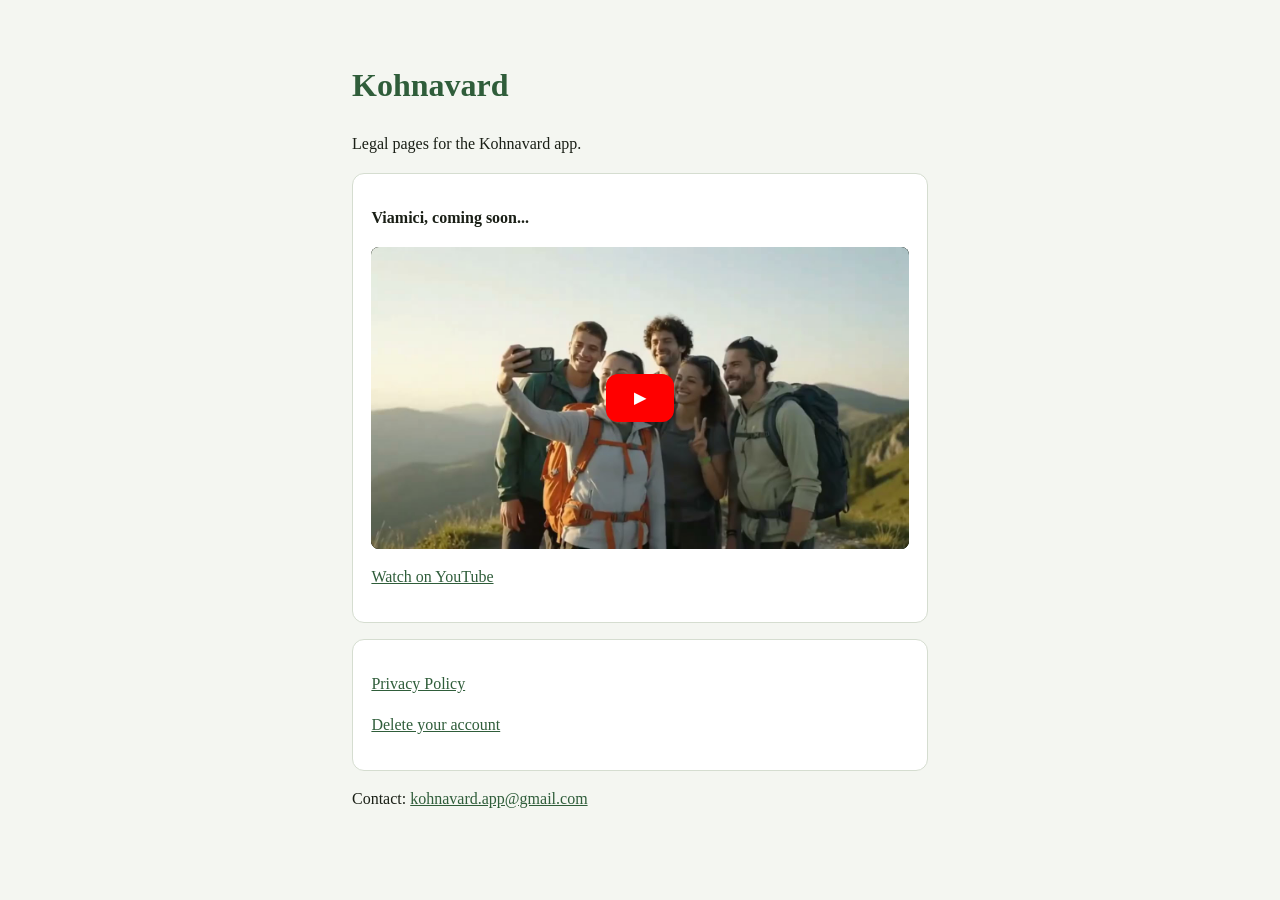
<file: index.html>
<!DOCTYPE html>
<html lang="en">
  <head>
    <meta charset="utf-8" />
    <meta name="viewport" content="width=device-width, initial-scale=1" />
    <title>Kohnavard — Legal</title>
    <style>
      body {
        margin: 0;
        font-family: Georgia, "Times New Roman", serif;
        background: #f4f6f1;
        color: #1a1f16;
        line-height: 1.55;
      }
      main {
        max-width: 36rem;
        margin: 0 auto;
        padding: 2.5rem 1.25rem 4rem;
      }
      h1 {
        color: #2f5d3a;
      }
      a {
        color: #2f5d3a;
      }
      .card {
        background: #fff;
        border: 1px solid #d5ddd0;
        border-radius: 12px;
        padding: 1rem 1.15rem;
        margin: 1rem 0;
      }
      .video-wrap {
        position: relative;
        width: 100%;
        aspect-ratio: 16 / 9;
        background: #1a1f16;
        border-radius: 8px;
        overflow: hidden;
      }
      .video-wrap iframe,
      .video-wrap img {
        position: absolute;
        inset: 0;
        width: 100%;
        height: 100%;
        border: 0;
        object-fit: cover;
      }
      .video-poster {
        position: absolute;
        inset: 0;
        display: block;
        padding: 0;
        border: 0;
        background: #1a1f16;
        cursor: pointer;
      }
      .video-poster .play {
        position: absolute;
        top: 50%;
        left: 50%;
        transform: translate(-50%, -50%);
        width: 4.25rem;
        height: 3rem;
        border-radius: 0.75rem;
        background: #f00;
        color: #fff;
        font: 700 0.95rem/3rem Georgia, serif;
        text-align: center;
      }
    </style>
  </head>
  <body>
    <main>
      <h1>Kohnavard</h1>
      <p>Legal pages for the Kohnavard app.</p>
      <div class="card">
        <p><strong>Viamici, coming soon...</strong></p>
        <div class="video-wrap" id="video">
          <button type="button" class="video-poster" id="play-video" aria-label="Play Viamici, coming soon...">
            <img src="./assets/viamici-poster.jpg" alt="Viamici, coming soon..." />
            <span class="play" aria-hidden="true">▶</span>
          </button>
        </div>
        <p><a href="https://www.youtube.com/watch?v=24m0hyvjBJs" target="_blank" rel="noopener noreferrer">Watch on YouTube</a></p>
      </div>
      <script>
        (function () {
          var wrap = document.getElementById("video");
          var play = document.getElementById("play-video");
          if (!wrap || !play) return;
          play.addEventListener("click", function () {
            var frame = document.createElement("iframe");
            frame.src =
              "https://www.youtube.com/embed/24m0hyvjBJs?autoplay=1&rel=0";
            frame.title = "Viamici, coming soon...";
            frame.allow =
              "accelerometer; autoplay; clipboard-write; encrypted-media; gyroscope; picture-in-picture; web-share";
            frame.allowFullscreen = true;
            wrap.replaceChildren(frame);
          });
        })();
      </script>
      <div class="card">
        <p><a href="./privacy.html">Privacy Policy</a></p>
        <p><a href="./account-deletion.html">Delete your account</a></p>
      </div>
      <p>Contact: <a href="mailto:kohnavard.app@gmail.com">kohnavard.app@gmail.com</a></p>
    </main>
  </body>
</html>
</file>
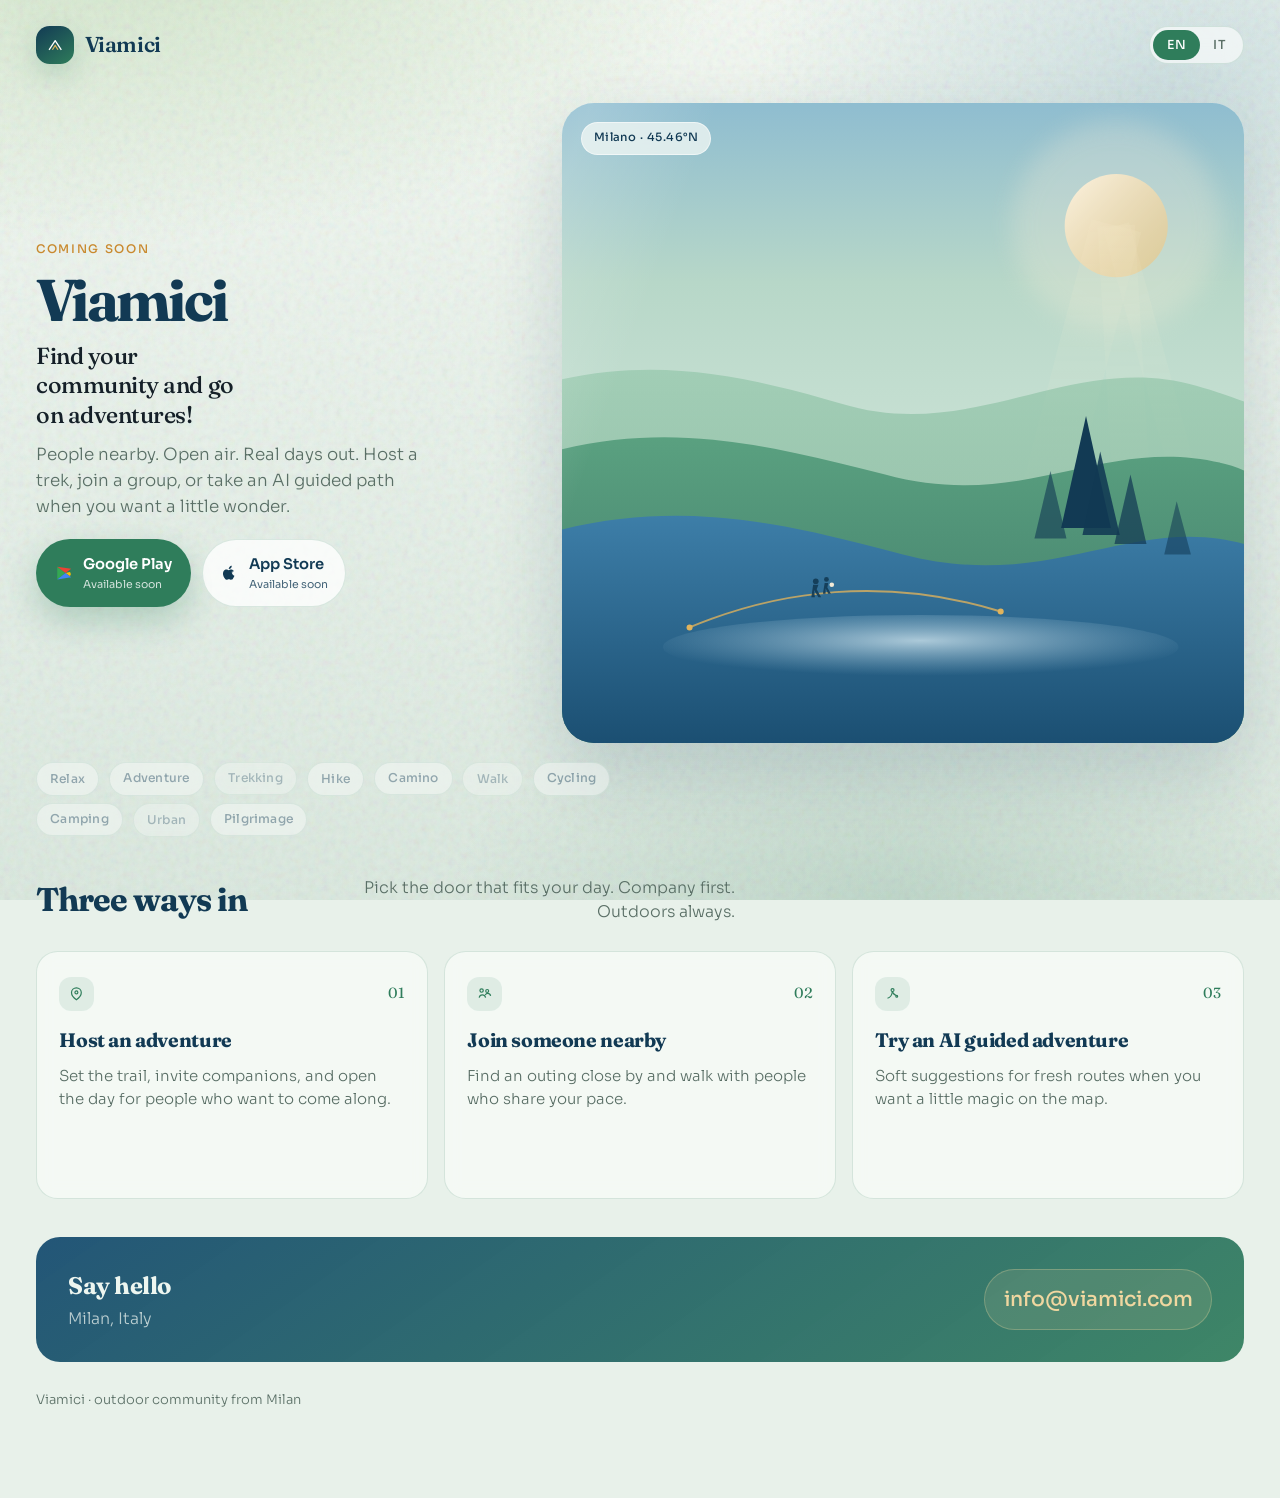
<file: viamici/index.html>
<!DOCTYPE html>
<html lang="en">
  <head>
    <meta charset="utf-8" />
    <meta name="viewport" content="width=device-width, initial-scale=1" />
    <title>Viamici · Find your community and go on adventures</title>
    <meta
      name="description"
      content="Viamici brings people together outdoors. Host a trek, join others, or explore AI guided routes. Coming soon on Google Play and the App Store. Milan, Italy."
    />
    <meta property="og:title" content="Viamici" />
    <meta
      property="og:description"
      content="Find your community and go on adventures. Coming soon on Google Play and the App Store."
    />
    <meta property="og:url" content="https://viamici.com/" />
    <meta property="og:image" content="https://viamici.com/og-default.png" />
    <meta name="theme-color" content="#E8F1EA" />
    <link rel="icon" href="./favicon.png" />
    <link rel="apple-touch-icon" href="./apple-touch.png" />
    <link rel="preconnect" href="https://fonts.googleapis.com" />
    <link rel="preconnect" href="https://fonts.gstatic.com" crossorigin />
    <link
      href="https://fonts.googleapis.com/css2?family=Fraunces:opsz,wght@9..144,500;9..144,600;9..144,700&family=Sora:wght@300;400;500;600&display=swap"
      rel="stylesheet"
    />
    <style>
      :root {
        --lake: #1b4f72;
        --lake-deep: #123a54;
        --forest: #2f7d5b;
        --forest-soft: #5fa88a;
        --leaf: #8fbf7a;
        --meadow: #e8f1ea;
        --sky: #4a8ba8;
        --honey: #c9892e;
        --ink: #152028;
        --muted: #5a6f66;
        --paper: #f7fbf7;
        --line: rgba(47, 125, 91, 0.16);
        --ease: cubic-bezier(0.22, 1, 0.36, 1);
        --shell: 82rem;
      }

      * {
        box-sizing: border-box;
      }

      html {
        scroll-behavior: smooth;
      }

      body {
        margin: 0;
        color: var(--ink);
        font-family: Sora, system-ui, sans-serif;
        font-weight: 400;
        line-height: 1.55;
        background: var(--meadow);
        overflow-x: hidden;
      }

      a {
        color: inherit;
      }

      .bg {
        position: fixed;
        inset: 0;
        z-index: 0;
        pointer-events: none;
        background:
          radial-gradient(70rem 36rem at 8% -10%, rgba(143, 191, 122, 0.34), transparent 58%),
          radial-gradient(48rem 30rem at 92% 8%, rgba(74, 139, 168, 0.2), transparent 55%),
          radial-gradient(54rem 28rem at 70% 100%, rgba(47, 125, 91, 0.16), transparent 52%),
          linear-gradient(180deg, #f3f8f2 0%, #e8f1ea 48%, #dce9e0 100%);
      }

      .grain {
        position: fixed;
        inset: 0;
        z-index: 1;
        pointer-events: none;
        opacity: 0.22;
        mix-blend-mode: multiply;
        background-image: url("data:image/svg+xml,%3Csvg viewBox='0 0 160 160' xmlns='http://www.w3.org/2000/svg'%3E%3Cfilter id='n'%3E%3CfeTurbulence type='fractalNoise' baseFrequency='.85' numOctaves='4' stitchTiles='stitch'/%3E%3C/filter%3E%3Crect width='100%25' height='100%25' filter='url(%23n)' opacity='.55'/%3E%3C/svg%3E");
      }

      .wrap {
        position: relative;
        z-index: 2;
        width: min(var(--shell), calc(100% - 2.5rem));
        margin: 0 auto;
        padding: 1.25rem 0 4.5rem;
      }

      header {
        display: flex;
        align-items: center;
        justify-content: space-between;
        gap: 1rem;
      }

      .brand {
        display: inline-flex;
        align-items: center;
        gap: 0.7rem;
        text-decoration: none;
      }

      .mark {
        width: 2.35rem;
        height: 2.35rem;
        border-radius: 0.85rem;
        background: linear-gradient(145deg, var(--lake-deep), var(--forest));
        display: grid;
        place-items: center;
        box-shadow: 0 10px 28px rgba(47, 125, 91, 0.22);
      }

      .mark svg {
        width: 1.15rem;
        height: 1.15rem;
      }

      .brand-name {
        font-family: Fraunces, Georgia, serif;
        font-weight: 600;
        font-size: 1.35rem;
        letter-spacing: -0.02em;
        color: var(--lake-deep);
      }

      .lang {
        display: inline-flex;
        padding: 0.2rem;
        border-radius: 999px;
        background: rgba(255, 255, 255, 0.62);
        border: 1px solid var(--line);
        backdrop-filter: blur(10px);
      }

      .lang button {
        appearance: none;
        border: 0;
        background: transparent;
        color: var(--muted);
        font: 500 0.78rem/1 Sora, sans-serif;
        letter-spacing: 0.04em;
        padding: 0.55rem 0.85rem;
        border-radius: 999px;
        cursor: pointer;
        transition: background 0.25s var(--ease), color 0.25s var(--ease);
      }

      .lang button[aria-pressed="true"] {
        background: var(--forest);
        color: #fff;
      }

      .hero {
        position: relative;
        min-height: calc(100svh - 5.25rem);
        display: grid;
        align-content: end;
        gap: 1.2rem;
        margin: 1rem -1.25rem 0;
        padding: 3.25rem 1.25rem 2.4rem;
        overflow: hidden;
      }

      .hero-copy {
        position: relative;
        z-index: 2;
        max-width: 34rem;
      }

      .eyebrow {
        margin: 0 0 0.85rem;
        font-size: 0.74rem;
        font-weight: 500;
        letter-spacing: 0.14em;
        text-transform: uppercase;
        color: var(--honey);
      }

      h1.brand-hero {
        margin: 0 0 0.85rem;
        font-family: Fraunces, Georgia, serif;
        font-weight: 700;
        font-size: clamp(3.1rem, 12vw, 4.4rem);
        line-height: 0.94;
        letter-spacing: -0.045em;
        color: var(--lake-deep);
      }

      .slogan {
        margin: 0 0 0.8rem;
        font-family: Fraunces, Georgia, serif;
        font-weight: 500;
        font-size: clamp(1.28rem, 4.4vw, 1.7rem);
        line-height: 1.28;
        letter-spacing: -0.02em;
        color: var(--ink);
        max-width: 16ch;
      }

      .lede {
        margin: 0;
        color: var(--muted);
        font-size: 1.02rem;
        max-width: 38ch;
        font-weight: 300;
      }

      .cta-row {
        display: flex;
        flex-wrap: wrap;
        gap: 0.7rem;
        margin-top: 1.15rem;
      }

      .cta {
        display: inline-flex;
        align-items: center;
        gap: 0.65rem;
        padding: 0.82rem 1.1rem;
        border-radius: 999px;
        text-decoration: none;
        border: 1px solid transparent;
        transition: transform 0.35s var(--ease), box-shadow 0.35s var(--ease);
      }

      .cta:hover {
        transform: translateY(-2px);
      }

      .cta-primary {
        background: var(--forest);
        color: #fff;
        box-shadow: 0 14px 34px rgba(47, 125, 91, 0.28);
      }

      .cta-secondary {
        background: rgba(255, 255, 255, 0.78);
        border-color: var(--line);
        color: var(--lake-deep);
      }

      .cta small {
        display: block;
        font-size: 0.68rem;
        opacity: 0.78;
        font-weight: 400;
      }

      .cta strong {
        display: block;
        font-size: 0.92rem;
        font-weight: 600;
      }

      .hero-art {
        position: absolute;
        inset: 0;
        z-index: 0;
        pointer-events: none;
      }

      .hero-art svg {
        width: 100%;
        height: 100%;
        display: block;
      }

      .hero-veil {
        position: absolute;
        inset: 0;
        background:
          linear-gradient(90deg, rgba(232, 241, 234, 0.9) 0%, rgba(232, 241, 234, 0.5) 36%, rgba(232, 241, 234, 0.08) 58%, transparent 74%),
          linear-gradient(180deg, transparent 46%, rgba(232, 241, 234, 0.42) 100%);
      }

      .art-chip {
        display: none;
      }

      .shimmer {
        position: absolute;
        inset: 0;
        background: linear-gradient(
          110deg,
          transparent 30%,
          rgba(255, 255, 255, 0.18) 48%,
          transparent 62%
        );
        transform: translateX(-60%);
        animation: shimmer 8s var(--ease) infinite;
        pointer-events: none;
      }

      .bubbles {
        position: relative;
        z-index: 2;
        display: flex;
        flex-wrap: wrap;
        justify-content: center;
        gap: 0.5rem 0.62rem;
        margin: 0.85rem 0 1.85rem;
        min-height: 2.5rem;
        pointer-events: none;
      }

      .bubble {
        white-space: nowrap;
        padding: 0.4rem 0.82rem;
        border-radius: 999px;
        font-size: 0.76rem;
        font-weight: 500;
        letter-spacing: 0.02em;
        color: rgba(18, 58, 84, 0.52);
        background: rgba(255, 255, 255, 0.5);
        border: 1px solid rgba(47, 125, 91, 0.12);
        backdrop-filter: blur(6px);
        animation: bobSoft 5.5s ease-in-out infinite;
        opacity: 0.78;
      }

      .bubble:nth-child(2n) {
        animation-delay: -1.2s;
      }

      .bubble:nth-child(3n) {
        animation-delay: -2.4s;
        opacity: 0.58;
      }

      .bubble:nth-child(4n) {
        animation-delay: -0.6s;
      }

      .paths {
        margin-top: 0.35rem;
        display: grid;
        gap: 1.35rem;
      }

      .paths-intro {
        max-width: 32rem;
      }

      .paths-intro h2 {
        margin: 0 0 0.4rem;
        font-family: Fraunces, Georgia, serif;
        font-size: clamp(1.55rem, 3vw, 2.05rem);
        letter-spacing: -0.03em;
        color: var(--lake-deep);
      }

      .paths-intro p {
        margin: 0;
        color: var(--muted);
        font-weight: 300;
      }

      .path-list {
        display: grid;
        gap: 0.85rem;
      }

      .path {
        background: rgba(247, 251, 247, 0.82);
        border: 1px solid var(--line);
        border-radius: 1.35rem;
        padding: 1.35rem 1.25rem 1.3rem;
        backdrop-filter: blur(8px);
        transition:
          transform 0.35s var(--ease),
          box-shadow 0.35s var(--ease),
          border-color 0.35s var(--ease);
      }

      .path-top {
        display: flex;
        align-items: center;
        justify-content: space-between;
        margin-bottom: 0.9rem;
      }

      .path-icon {
        width: 2.15rem;
        height: 2.15rem;
        border-radius: 0.75rem;
        display: grid;
        place-items: center;
        background: rgba(47, 125, 91, 0.1);
        color: var(--forest);
      }

      .path-icon svg {
        width: 1.05rem;
        height: 1.05rem;
      }

      .path-index {
        font-family: Fraunces, Georgia, serif;
        font-size: 0.92rem;
        color: var(--forest);
      }

      .path h3 {
        margin: 0 0 0.5rem;
        font-family: Fraunces, Georgia, serif;
        font-size: 1.22rem;
        letter-spacing: -0.02em;
        color: var(--lake-deep);
      }

      .path p {
        margin: 0;
        color: var(--muted);
        font-size: 0.94rem;
        font-weight: 300;
      }

      .contact {
        margin-top: 2.75rem;
        padding: 1.7rem 1.4rem;
        border-radius: 1.5rem;
        background: linear-gradient(145deg, rgba(27, 79, 114, 0.96), rgba(47, 125, 91, 0.92));
        color: #edf6f0;
        display: grid;
        gap: 0.85rem;
      }

      .contact h2 {
        margin: 0;
        font-family: Fraunces, Georgia, serif;
        font-size: 1.5rem;
        letter-spacing: -0.02em;
      }

      .contact .place {
        margin: 0.2rem 0 0;
        color: rgba(237, 246, 240, 0.74);
        font-weight: 300;
      }

      .contact a {
        color: #f0d7a0;
        text-decoration: none;
        font-size: 1.08rem;
        font-weight: 500;
        justify-self: start;
      }

      .contact a:hover {
        text-decoration: underline;
      }

      footer {
        margin-top: 1.75rem;
        color: var(--muted);
        font-size: 0.82rem;
        font-weight: 300;
      }

      [data-i18n] {
        transition: opacity 0.2s ease;
      }

      html.is-switching [data-i18n] {
        opacity: 0.35;
      }

      @keyframes shimmer {
        0%,
        18% {
          transform: translateX(-70%);
        }
        55%,
        100% {
          transform: translateX(120%);
        }
      }

      @keyframes bobSoft {
        0%,
        100% {
          transform: translateY(0);
        }
        50% {
          transform: translateY(-5px);
        }
      }

      @media (min-width: 960px) {
        .wrap {
          width: min(var(--shell), calc(100% - 4.5rem));
          padding: 1.6rem 0 5.5rem;
        }

        .hero {
          min-height: 0;
          display: grid;
          grid-template-columns: minmax(20rem, 0.86fr) minmax(28rem, 1.22fr);
          align-items: center;
          align-content: initial;
          gap: 2.75rem 2.85rem;
          margin: 2.1rem 0 0;
          padding: 0.35rem 0 0;
          overflow: visible;
        }

        .hero-copy {
          max-width: 36rem;
        }

        h1.brand-hero {
          font-size: clamp(3.4rem, 4.6vw, 4.55rem);
        }

        .slogan {
          font-size: clamp(1.45rem, 1.7vw, 1.75rem);
          max-width: 15ch;
        }

        .lede {
          font-size: 1.05rem;
          max-width: 34ch;
        }

        .hero-art {
          position: relative;
          inset: auto;
          height: min(40rem, 72vh);
          border-radius: 2rem;
          overflow: hidden;
          box-shadow:
            0 28px 70px rgba(18, 58, 84, 0.16),
            0 0 0 1px rgba(255, 255, 255, 0.35) inset;
        }

        .hero-veil {
          display: none;
        }

        .art-chip {
          display: inline-flex;
          position: absolute;
          top: 1.15rem;
          left: 1.15rem;
          z-index: 2;
          padding: 0.42rem 0.75rem;
          border-radius: 999px;
          font-size: 0.72rem;
          font-weight: 500;
          letter-spacing: 0.04em;
          color: var(--lake-deep);
          background: rgba(247, 251, 247, 0.72);
          border: 1px solid rgba(255, 255, 255, 0.55);
          backdrop-filter: blur(10px);
        }

        .bubbles {
          justify-content: flex-start;
          max-width: 38rem;
          margin: 1.15rem 0 2.35rem;
        }

        .paths {
          margin-top: 0.5rem;
          gap: 1.6rem;
        }

        .paths-head {
          display: flex;
          align-items: end;
          justify-content: space-between;
          gap: 2rem;
        }

        .paths-intro {
          display: flex;
          align-items: end;
          justify-content: space-between;
          gap: 2.5rem;
          max-width: none;
        }

        .paths-intro h2 {
          margin: 0;
          flex: 0 1 22rem;
        }

        .paths-intro p {
          max-width: 28rem;
          text-align: right;
        }

        .path-list {
          grid-template-columns: repeat(3, minmax(0, 1fr));
          gap: 1rem;
        }

        .path {
          padding: 1.55rem 1.4rem 1.5rem;
          min-height: 15.5rem;
        }

        .path:hover {
          transform: translateY(-5px);
          border-color: rgba(47, 125, 91, 0.32);
          box-shadow: 0 18px 40px rgba(18, 58, 84, 0.1);
        }

        .contact {
          margin-top: 2.4rem;
          padding: 1.85rem 2rem;
          grid-template-columns: 1fr auto;
          align-items: center;
          gap: 1.5rem;
        }

        .contact a {
          font-size: 1.28rem;
          padding: 0.85rem 1.15rem;
          border-radius: 999px;
          background: rgba(240, 215, 160, 0.12);
          border: 1px solid rgba(240, 215, 160, 0.28);
        }

        .contact a:hover {
          text-decoration: none;
          background: rgba(240, 215, 160, 0.2);
        }
      }

      @media (max-width: 959px) {
        .paths-head {
          display: grid;
          gap: 0.2rem;
        }
      }

      @media (max-width: 720px) {
        .hero-veil {
          background:
            linear-gradient(180deg, rgba(232, 241, 234, 0.22), rgba(232, 241, 234, 0.78) 76%),
            linear-gradient(90deg, rgba(232, 241, 234, 0.32), transparent 78%);
        }
      }

      @media (prefers-reduced-motion: reduce) {
        *,
        *::before,
        *::after {
          animation: none !important;
          transition: none !important;
        }
        .bubble {
          opacity: 0.35;
        }
      }
    </style>
  </head>
  <body>
    <div class="bg" aria-hidden="true"></div>
    <div class="grain" aria-hidden="true"></div>

    <div class="wrap">
      <header>
        <a class="brand" href="/">
          <span class="mark" aria-hidden="true">
            <svg viewBox="0 0 24 24" fill="none">
              <path
                d="M4 18 L12 6 L20 18"
                stroke="#fff"
                stroke-width="1.7"
                stroke-linejoin="round"
              />
              <path
                d="M8.4 18 L12 12.2 L15.6 18"
                stroke="#e0b35c"
                stroke-width="1.5"
                stroke-linejoin="round"
              />
            </svg>
          </span>
          <span class="brand-name">Viamici</span>
        </a>
        <div class="lang" role="group" aria-label="Language">
          <button type="button" data-lang="en" aria-pressed="true">EN</button>
          <button type="button" data-lang="it" aria-pressed="false">IT</button>
        </div>
      </header>

      <section class="hero">
        <div class="hero-copy">
          <p class="eyebrow" data-i18n="eyebrow">Coming soon</p>
          <h1 class="brand-hero">Viamici</h1>
          <p class="slogan" data-i18n="slogan">
            Find your community and go on adventures!
          </p>
          <p class="lede" data-i18n="lede">
            People nearby. Open air. Real days out. Host a trek, join a group, or take an AI guided path when you want a little wonder.
          </p>
          <div class="cta-row">
            <div class="cta cta-primary" role="text">
              <svg width="18" height="18" viewBox="0 0 24 24" aria-hidden="true">
                <path fill="#34A853" d="M3 20.5V3.5L14 12 3 20.5Z" />
                <path fill="#FBBC04" d="M14 12l5.6 4.1c.7-.5 1.4-1.5 1.4-2.7s-.7-2.2-1.4-2.7L14 12Z" />
                <path fill="#4285F4" d="M3 20.5 14 12l7.6 5.6L3 20.5Z" />
                <path fill="#EA4335" d="M3 3.5 21.6 6.4 14 12 3 3.5Z" />
              </svg>
              <span>
                <strong data-i18n="play">Google Play</strong>
                <small data-i18n="soonShort">Available soon</small>
              </span>
            </div>
            <div class="cta cta-secondary" role="text">
              <svg width="18" height="18" viewBox="0 0 24 24" aria-hidden="true">
                <path
                  fill="currentColor"
                  d="M16.4 12.7c0-2.3 1.9-3.4 2-3.5-1.1-1.6-2.8-1.8-3.4-1.8-1.4-.1-2.8.8-3.5.8s-1.8-.8-3-.8c-1.5 0-3 .9-3.8 2.3-1.6 2.8-.4 6.9 1.2 9.1.8 1.1 1.7 2.3 2.9 2.2 1.2 0 1.6-.7 3-.7s1.8.7 3 .7 2-.1 2.9-2.2c.7-1 1.2-2 1.5-3.1-3.9-1.5-3.8-6-2.8-7zM14.7 5.4c.6-.8 1.1-1.9.9-3-1 .05-2.2.7-2.9 1.5-.6.7-1.2 1.8-1 2.9 1.1.1 2.2-.5 3-1.4z"
                />
              </svg>
              <span>
                <strong data-i18n="appstore">App Store</strong>
                <small data-i18n="soonShort">Available soon</small>
              </span>
            </div>
          </div>
        </div>

        <div class="hero-art" aria-hidden="true">
          <span class="art-chip">Milano · 45.46°N</span>
          <svg viewBox="0 0 900 720" preserveAspectRatio="xMidYMax slice">
            <defs>
              <linearGradient id="skyGrad" x1="0" y1="0" x2="0" y2="1">
                <stop offset="0%" stop-color="#8fbdd0" />
                <stop offset="28%" stop-color="#b7d7c8" />
                <stop offset="100%" stop-color="#e7f2e8" />
              </linearGradient>
              <linearGradient id="ridgeFar" x1="0" y1="0" x2="0" y2="1">
                <stop offset="0%" stop-color="#8ec4a6" />
                <stop offset="100%" stop-color="#5a9578" />
              </linearGradient>
              <linearGradient id="ridgeMid" x1="0" y1="0" x2="0" y2="1">
                <stop offset="0%" stop-color="#4f9a78" />
                <stop offset="100%" stop-color="#2f6a5c" />
              </linearGradient>
              <linearGradient id="ridgeNear" x1="0" y1="0" x2="0" y2="1">
                <stop offset="0%" stop-color="#3d7ea8" />
                <stop offset="100%" stop-color="#1b4f72" />
              </linearGradient>
              <linearGradient id="sunGlow" x1="0" y1="0" x2="1" y2="1">
                <stop offset="0%" stop-color="#fff6e4" />
                <stop offset="100%" stop-color="#e0b35c" stop-opacity="0.65" />
              </linearGradient>
              <linearGradient id="ray" x1="0" y1="0" x2="0" y2="1">
                <stop offset="0%" stop-color="#fff4d8" stop-opacity="0.38" />
                <stop offset="100%" stop-color="#fff4d8" stop-opacity="0" />
              </linearGradient>
              <radialGradient id="lakeShine" cx="50%" cy="40%" r="55%">
                <stop offset="0%" stop-color="#d7ebf3" stop-opacity="0.75" />
                <stop offset="100%" stop-color="#9fc4d6" stop-opacity="0" />
              </radialGradient>
              <filter id="soft">
                <feGaussianBlur stdDeviation="14" />
              </filter>
            </defs>
            <rect width="900" height="720" fill="url(#skyGrad)" />
            <circle cx="690" cy="138" r="58" fill="url(#sunGlow)" />
            <circle cx="690" cy="138" r="118" fill="#f6edd9" opacity="0.28" filter="url(#soft)" />
            <g opacity="0.28">
              <path d="M690 138 L560 640" stroke="url(#ray)" stroke-width="58" />
              <path d="M690 138 L720 660" stroke="url(#ray)" stroke-width="42" />
              <path d="M690 138 L820 620" stroke="url(#ray)" stroke-width="30" />
            </g>
            <path
              d="M0 330 C140 280 250 300 380 338 C530 384 640 278 780 318 C850 338 880 360 900 352 L900 720 L0 720 Z"
              fill="url(#ridgeFar)"
              opacity="0.62"
            />
            <path
              d="M0 410 C160 350 280 380 430 418 C590 462 680 368 820 408 C870 426 890 448 900 438 L900 720 L0 720 Z"
              fill="url(#ridgeMid)"
              opacity="0.86"
            />
            <path
              d="M0 500 C170 438 300 468 450 508 C620 552 710 458 840 498 C875 512 890 530 900 522 L900 720 L0 720 Z"
              fill="url(#ridgeNear)"
            />
            <g fill="#123a54">
              <path d="M628 478 L656 352 L684 478 Z" />
              <path d="M652 486 L672 392 L694 486 Z" opacity="0.88" />
              <path d="M688 496 L706 418 L724 496 Z" opacity="0.72" />
              <path d="M598 490 L616 414 L634 490 Z" opacity="0.6" />
              <path d="M744 508 L758 448 L774 508 Z" opacity="0.55" />
            </g>
            <ellipse cx="470" cy="612" rx="290" ry="36" fill="url(#lakeShine)" />
            <path
              d="M210 590 C310 548 430 532 560 572"
              fill="none"
              stroke="#e0b35c"
              stroke-width="2.2"
              stroke-linecap="round"
              opacity="0.78"
            />
            <circle cx="210" cy="590" r="3.4" fill="#e0b35c" />
            <circle cx="370" cy="542" r="2.6" fill="#f3ead7" />
            <circle cx="560" cy="572" r="3.4" fill="#e0b35c" />
            <g fill="#123a54" opacity="0.9">
              <circle cx="352" cy="538" r="3.2" />
              <path d="M349 542 L347 556 L351 556 L350 548 L355 556 L358 556 L353 547 L355 542 Z" />
              <circle cx="364" cy="536" r="2.7" />
              <path d="M362 540 L360 552 L363 552 L363 546 L366 552 L369 552 L365 545 L366 540 Z" />
            </g>
          </svg>
          <div class="hero-veil"></div>
          <div class="shimmer"></div>
        </div>
      </section>

      <div class="bubbles" id="bubbles" aria-hidden="true"></div>

      <section class="paths">
        <div class="paths-head">
          <div class="paths-intro">
            <h2 data-i18n="pathsTitle">Three ways in</h2>
            <p data-i18n="pathsLede">
              Pick the door that fits your day. Company first. Outdoors always.
            </p>
          </div>
        </div>
        <div class="path-list">
          <article class="path">
            <div class="path-top">
              <span class="path-icon" aria-hidden="true">
                <svg viewBox="0 0 24 24" fill="none" stroke="currentColor" stroke-width="1.7">
                  <path d="M12 21s-7-4.6-7-10.2A7 7 0 0 1 12 4a7 7 0 0 1 7 6.8C19 16.4 12 21 12 21Z" />
                  <circle cx="12" cy="10.6" r="2.1" />
                </svg>
              </span>
              <div class="path-index">01</div>
            </div>
            <h3 data-i18n="hostTitle">Host an adventure</h3>
            <p data-i18n="hostBody">
              Set the trail, invite companions, and open the day for people who want to come along.
            </p>
          </article>
          <article class="path">
            <div class="path-top">
              <span class="path-icon" aria-hidden="true">
                <svg viewBox="0 0 24 24" fill="none" stroke="currentColor" stroke-width="1.7">
                  <circle cx="8" cy="8" r="2.4" />
                  <circle cx="16" cy="8.5" r="2.1" />
                  <path d="M4.5 18c.6-2.6 2.4-4 4.6-4s4 1.4 4.6 4" />
                  <path d="M13.2 14.2c.8-1.4 2.1-2.1 3.6-2.1 2 0 3.5 1.2 4.1 3.4" />
                </svg>
              </span>
              <div class="path-index">02</div>
            </div>
            <h3 data-i18n="joinTitle">Join someone nearby</h3>
            <p data-i18n="joinBody">
              Find an outing close by and walk with people who share your pace.
            </p>
          </article>
          <article class="path">
            <div class="path-top">
              <span class="path-icon" aria-hidden="true">
                <svg viewBox="0 0 24 24" fill="none" stroke="currentColor" stroke-width="1.7">
                  <path d="M5 19c4-1 6.5-5.2 7-10" />
                  <path d="M12 9.2c.4 2.6 2.2 4.8 5.4 5.8" />
                  <circle cx="12.2" cy="7.2" r="2.1" />
                  <circle cx="18.2" cy="16.2" r="1.3" />
                </svg>
              </span>
              <div class="path-index">03</div>
            </div>
            <h3 data-i18n="aiTitle">Try an AI guided adventure</h3>
            <p data-i18n="aiBody">
              Soft suggestions for fresh routes when you want a little magic on the map.
            </p>
          </article>
        </div>
      </section>

      <section class="contact" id="contact">
        <div>
          <h2 data-i18n="contactTitle">Say hello</h2>
          <p class="place" data-i18n="place">Milan, Italy</p>
        </div>
        <a href="mailto:info@viamici.com">info@viamici.com</a>
      </section>

      <footer data-i18n="footer">Viamici · outdoor community from Milan</footer>
    </div>

    <script>
      (function () {
        var copy = {
          en: {
            title: "Viamici · Find your community and go on adventures",
            eyebrow: "Coming soon",
            slogan: "Find your community and go on adventures!",
            lede:
              "People nearby. Open air. Real days out. Host a trek, join a group, or take an AI guided path when you want a little wonder.",
            play: "Google Play",
            appstore: "App Store",
            soonShort: "Available soon",
            pathsTitle: "Three ways in",
            pathsLede: "Pick the door that fits your day. Company first. Outdoors always.",
            hostTitle: "Host an adventure",
            hostBody:
              "Set the trail, invite companions, and open the day for people who want to come along.",
            joinTitle: "Join someone nearby",
            joinBody: "Find an outing close by and walk with people who share your pace.",
            aiTitle: "Try an AI guided adventure",
            aiBody:
              "Soft suggestions for fresh routes when you want a little magic on the map.",
            contactTitle: "Say hello",
            place: "Milan, Italy",
            footer: "Viamici · outdoor community from Milan",
          },
          it: {
            title: "Viamici · Trova la tua community e parti all’avventura",
            eyebrow: "Presto disponibile",
            slogan: "Trova la tua community e parti all’avventura!",
            lede:
              "Persone vicine. Aria aperta. Giornate vere. Organizza un’uscita, unisciti a un gruppo, o prova un percorso guidato dall’AI quando vuoi un filo di magia.",
            play: "Google Play",
            appstore: "App Store",
            soonShort: "Presto disponibile",
            pathsTitle: "Tre porte di ingresso",
            pathsLede: "Scegli quella che ti serve oggi. Prima le persone. Sempre all’aperto.",
            hostTitle: "Organizza un’avventura",
            hostBody:
              "Traccia il percorso, invita compagni e apri la giornata a chi vuole unirsi.",
            joinTitle: "Unisciti a qualcuno vicino",
            joinBody: "Trova un’uscita qui intorno e cammina con chi ha il tuo ritmo.",
            aiTitle: "Prova un’avventura guidata dall’AI",
            aiBody:
              "Suggerimenti leggeri per sentieri nuovi, quando vuoi un po’ di magia sulla mappa.",
            contactTitle: "Scrivici",
            place: "Milano, Italia",
            footer: "Viamici · community outdoor da Milano",
          },
        };

        var bubbles = {
          en: [
            "Relax",
            "Adventure",
            "Trekking",
            "Hike",
            "Camino",
            "Walk",
            "Cycling",
            "Camping",
            "Urban",
            "Pilgrimage",
          ],
          it: [
            "Relax",
            "Avventura",
            "Trekking",
            "Escursione",
            "Cammino",
            "Passeggiata",
            "Bici",
            "Campeggio",
            "Urbana",
            "Pellegrinaggio",
          ],
        };

        var html = document.documentElement;
        var buttons = document.querySelectorAll(".lang button");
        var bubbleRoot = document.getElementById("bubbles");
        var stored = localStorage.getItem("viamici-lang");
        var lang = stored === "it" || stored === "en" ? stored : "en";
        var reduceMotion = window.matchMedia("(prefers-reduced-motion: reduce)").matches;

        function renderBubbles(next) {
          if (!bubbleRoot) return;
          bubbleRoot.innerHTML = "";
          var words = bubbles[next] || bubbles.en;
          words.forEach(function (word) {
            var el = document.createElement("span");
            el.className = "bubble";
            el.textContent = word;
            if (reduceMotion) {
              el.style.animation = "none";
              el.style.opacity = "0.55";
            }
            bubbleRoot.appendChild(el);
          });
        }

        function apply(next) {
          var t = copy[next];
          if (!t) return;
          html.classList.add("is-switching");
          window.setTimeout(function () {
            html.lang = next;
            document.title = t.title;
            document.querySelectorAll("[data-i18n]").forEach(function (el) {
              var key = el.getAttribute("data-i18n");
              if (t[key]) el.textContent = t[key];
            });
            buttons.forEach(function (btn) {
              btn.setAttribute(
                "aria-pressed",
                btn.getAttribute("data-lang") === next ? "true" : "false"
              );
            });
            localStorage.setItem("viamici-lang", next);
            renderBubbles(next);
            html.classList.remove("is-switching");
          }, 120);
        }

        buttons.forEach(function (btn) {
          btn.addEventListener("click", function () {
            apply(btn.getAttribute("data-lang"));
          });
        });

        apply(lang);
      })();
    </script>
  </body>
</html>
</file>
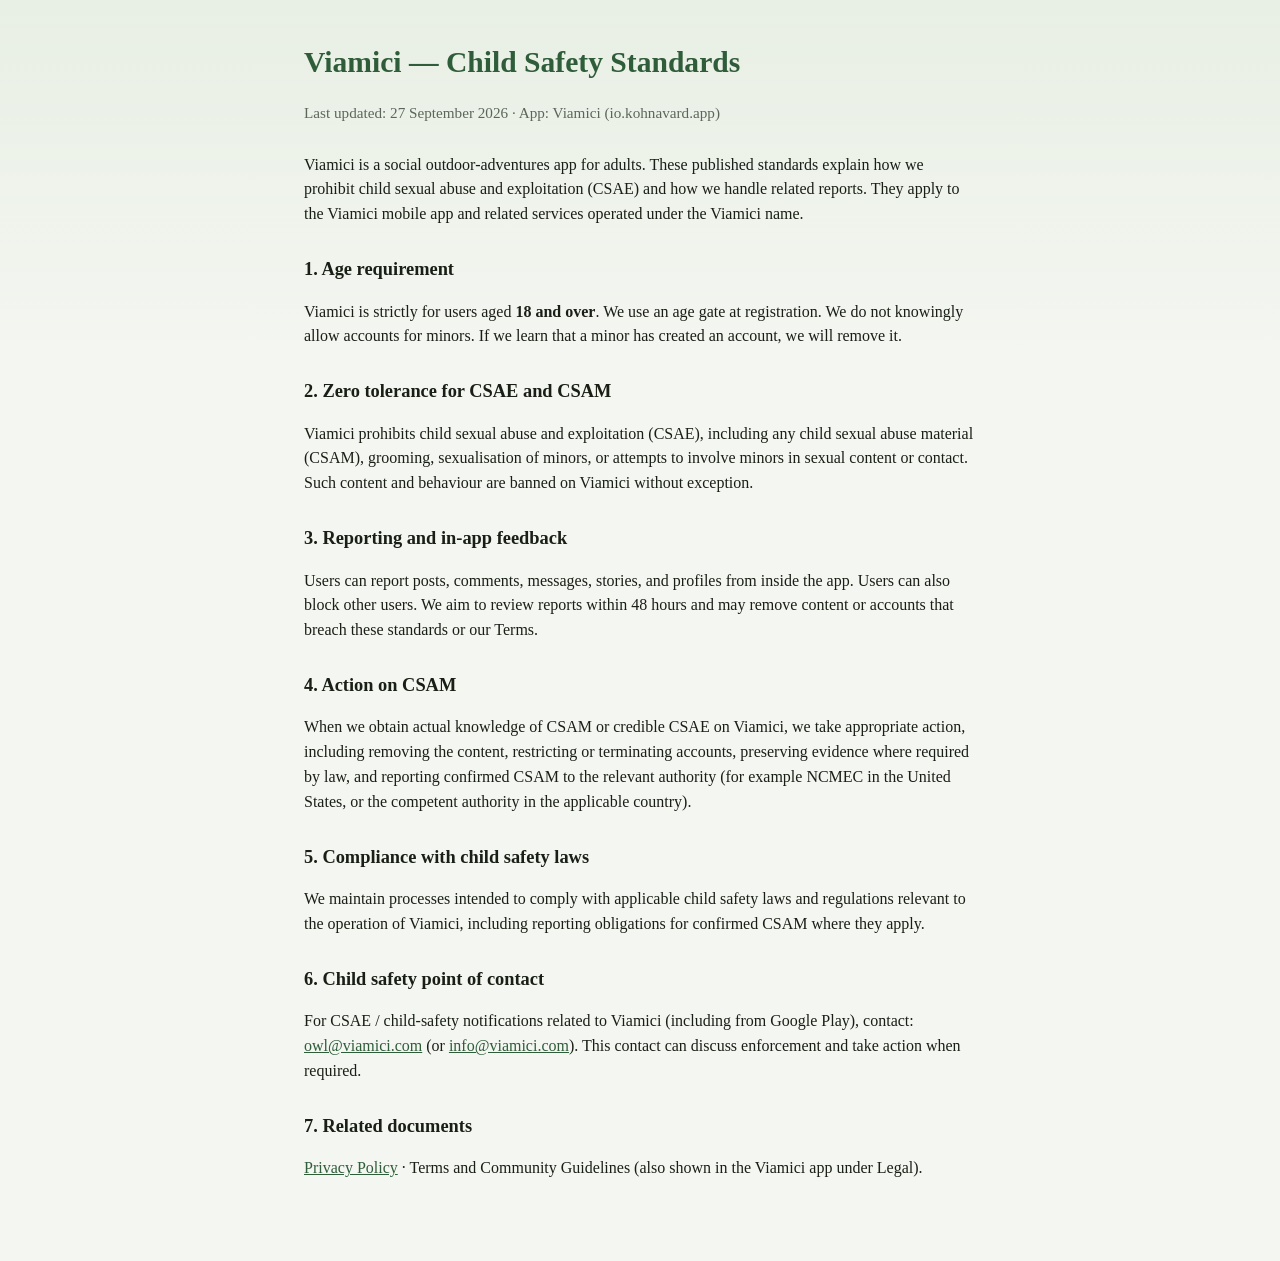
<file: child-safety.html>
<!DOCTYPE html>
<html lang="en">
  <head>
    <meta charset="utf-8" />
    <meta name="viewport" content="width=device-width, initial-scale=1" />
    <title>Viamici Child Safety Standards</title>
    <style>
      :root {
        color-scheme: light;
        --ink: #1a1f16;
        --muted: #5c6658;
        --bg: #f4f6f1;
        --accent: #2f5d3a;
      }
      body {
        margin: 0;
        font-family: Georgia, 'Times New Roman', serif;
        background: linear-gradient(180deg, #e8efe4 0%, var(--bg) 28%);
        color: var(--ink);
        line-height: 1.55;
      }
      main {
        max-width: 42rem;
        margin: 0 auto;
        padding: 2.5rem 1.25rem 4rem;
      }
      h1 {
        font-size: 1.85rem;
        margin: 0 0 0.35rem;
        color: var(--accent);
      }
      .meta {
        color: var(--muted);
        font-size: 0.95rem;
        margin-bottom: 1.75rem;
      }
      h2 {
        font-size: 1.15rem;
        margin-top: 1.75rem;
      }
      a {
        color: var(--accent);
      }
    </style>
  </head>
  <body>
    <main>
      <h1>Viamici — Child Safety Standards</h1>
      <p class="meta">Last updated: 27 September 2026 · App: Viamici (io.kohnavard.app)</p>

      <p>
        Viamici is a social outdoor-adventures app for adults. These published standards
        explain how we prohibit child sexual abuse and exploitation (CSAE) and how we
        handle related reports. They apply to the Viamici mobile app and related services
        operated under the Viamici name.
      </p>

      <h2>1. Age requirement</h2>
      <p>
        Viamici is strictly for users aged <strong>18 and over</strong>. We use an age gate
        at registration. We do not knowingly allow accounts for minors. If we learn that a
        minor has created an account, we will remove it.
      </p>

      <h2>2. Zero tolerance for CSAE and CSAM</h2>
      <p>
        Viamici prohibits child sexual abuse and exploitation (CSAE), including any child
        sexual abuse material (CSAM), grooming, sexualisation of minors, or attempts to
        involve minors in sexual content or contact. Such content and behaviour are banned
        on Viamici without exception.
      </p>

      <h2>3. Reporting and in-app feedback</h2>
      <p>
        Users can report posts, comments, messages, stories, and profiles from inside the
        app. Users can also block other users. We aim to review reports within 48 hours and
        may remove content or accounts that breach these standards or our Terms.
      </p>

      <h2>4. Action on CSAM</h2>
      <p>
        When we obtain actual knowledge of CSAM or credible CSAE on Viamici, we take
        appropriate action, including removing the content, restricting or terminating
        accounts, preserving evidence where required by law, and reporting confirmed CSAM
        to the relevant authority (for example NCMEC in the United States, or the competent
        authority in the applicable country).
      </p>

      <h2>5. Compliance with child safety laws</h2>
      <p>
        We maintain processes intended to comply with applicable child safety laws and
        regulations relevant to the operation of Viamici, including reporting obligations
        for confirmed CSAM where they apply.
      </p>

      <h2>6. Child safety point of contact</h2>
      <p>
        For CSAE / child-safety notifications related to Viamici (including from Google
        Play), contact:
        <a href="mailto:owl@viamici.com">owl@viamici.com</a>
        (or <a href="mailto:info@viamici.com">info@viamici.com</a>).
        This contact can discuss enforcement and take action when required.
      </p>

      <h2>7. Related documents</h2>
      <p>
        <a href="./privacy.html">Privacy Policy</a> ·
        Terms and Community Guidelines (also shown in the Viamici app under Legal).
      </p>
    </main>
  </body>
</html>
</file>
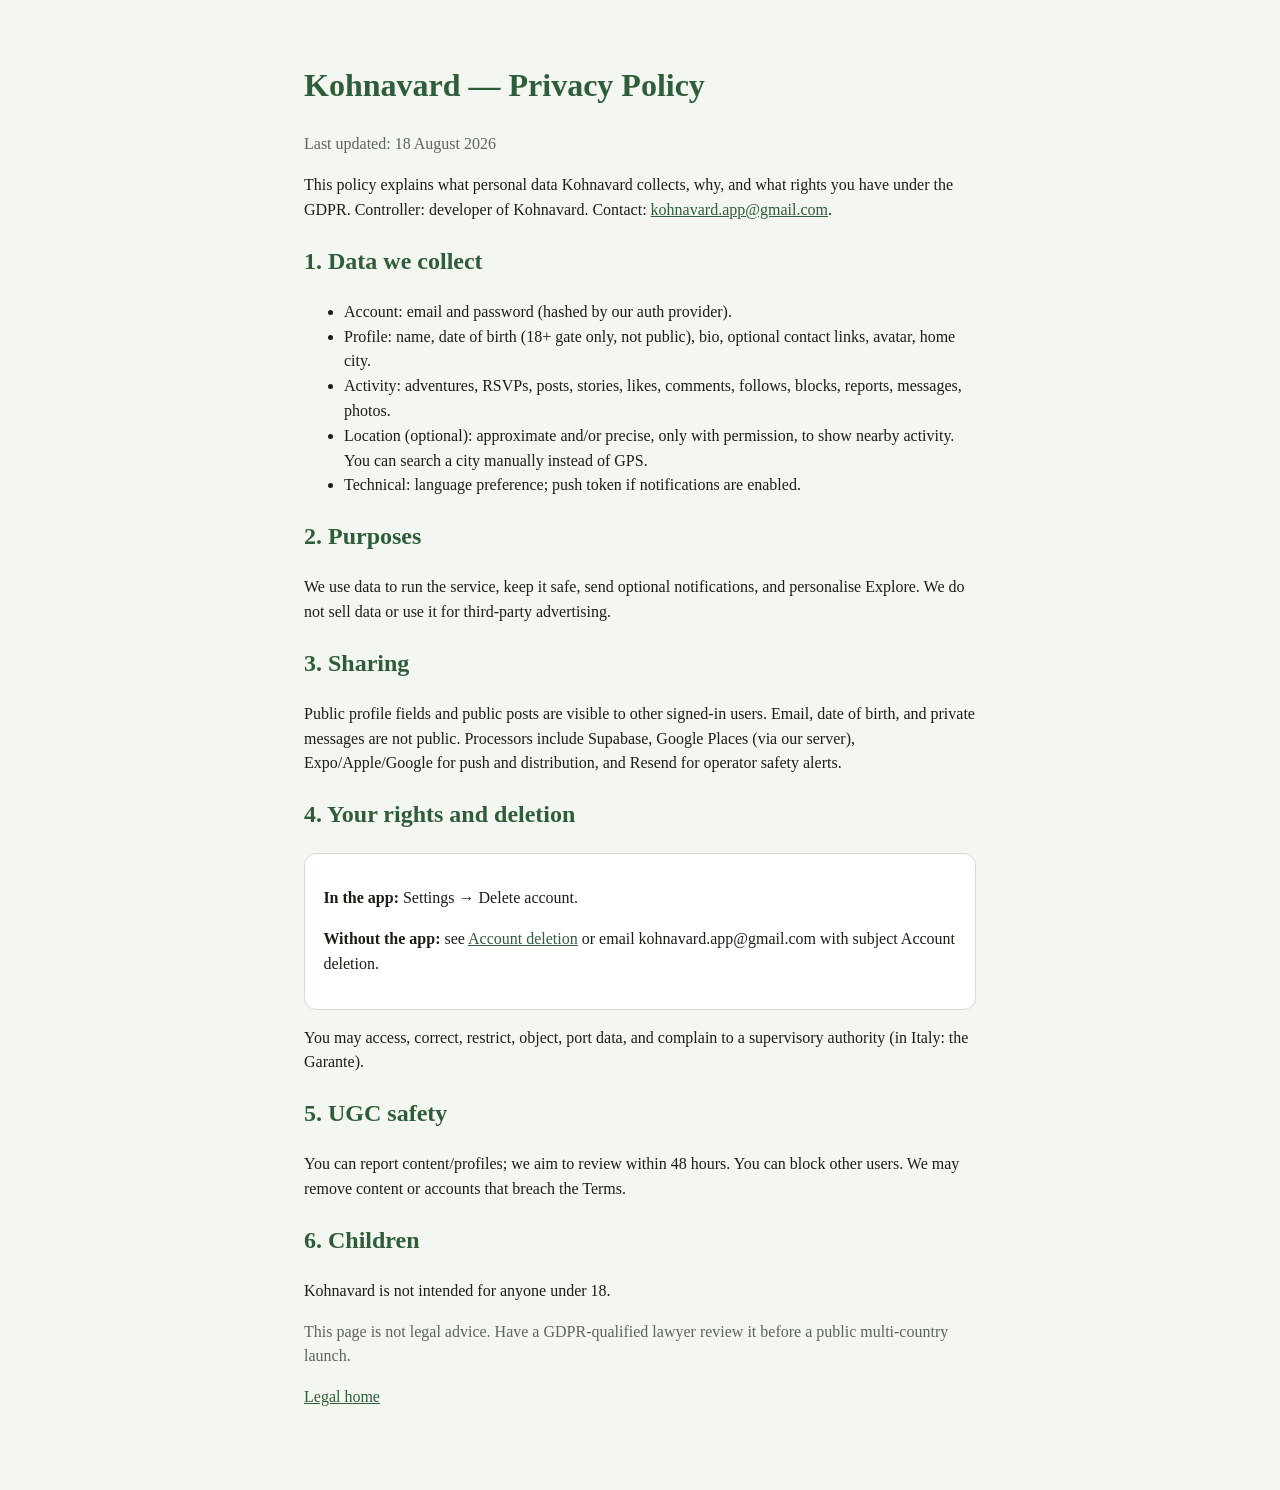
<file: privacy.html>
<!DOCTYPE html>
<html lang="en">
<head>
<meta charset="utf-8" />
<meta name="viewport" content="width=device-width, initial-scale=1" />
<title>Kohnavard — Privacy Policy</title>
<style>body{margin:0;font-family:Georgia,serif;background:#f4f6f1;color:#1a1f16;line-height:1.55}main{max-width:42rem;margin:0 auto;padding:2.5rem 1.25rem 4rem}h1,h2,a{color:#2f5d3a}.meta,.disclaimer{color:#5c6658}.card{background:#fff;border:1px solid #d5ddd0;border-radius:12px;padding:1rem 1.15rem;margin:1rem 0}</style>
</head><body><main>
<h1>Kohnavard — Privacy Policy</h1>
<p class="meta">Last updated: 18 August 2026</p>
<p>This policy explains what personal data Kohnavard collects, why, and what rights you have under the GDPR. Controller: developer of Kohnavard. Contact: <a href="mailto:kohnavard.app@gmail.com">kohnavard.app@gmail.com</a>.</p>
<h2>1. Data we collect</h2>
<ul><li>Account: email and password (hashed by our auth provider).</li><li>Profile: name, date of birth (18+ gate only, not public), bio, optional contact links, avatar, home city.</li><li>Activity: adventures, RSVPs, posts, stories, likes, comments, follows, blocks, reports, messages, photos.</li><li>Location (optional): approximate and/or precise, only with permission, to show nearby activity. You can search a city manually instead of GPS.</li><li>Technical: language preference; push token if notifications are enabled.</li></ul>
<h2>2. Purposes</h2>
<p>We use data to run the service, keep it safe, send optional notifications, and personalise Explore. We do not sell data or use it for third-party advertising.</p>
<h2>3. Sharing</h2>
<p>Public profile fields and public posts are visible to other signed-in users. Email, date of birth, and private messages are not public. Processors include Supabase, Google Places (via our server), Expo/Apple/Google for push and distribution, and Resend for operator safety alerts.</p>
<h2>4. Your rights and deletion</h2>
<div class="card"><p><strong>In the app:</strong> Settings → Delete account.</p><p><strong>Without the app:</strong> see <a href="./account-deletion.html">Account deletion</a> or email kohnavard.app@gmail.com with subject Account deletion.</p></div>
<p>You may access, correct, restrict, object, port data, and complain to a supervisory authority (in Italy: the Garante).</p>
<h2>5. UGC safety</h2>
<p>You can report content/profiles; we aim to review within 48 hours. You can block other users. We may remove content or accounts that breach the Terms.</p>
<h2>6. Children</h2>
<p>Kohnavard is not intended for anyone under 18.</p>
<p class="disclaimer">This page is not legal advice. Have a GDPR-qualified lawyer review it before a public multi-country launch.</p>
<p><a href="./index.html">Legal home</a></p>
</main></body></html>
</file>
